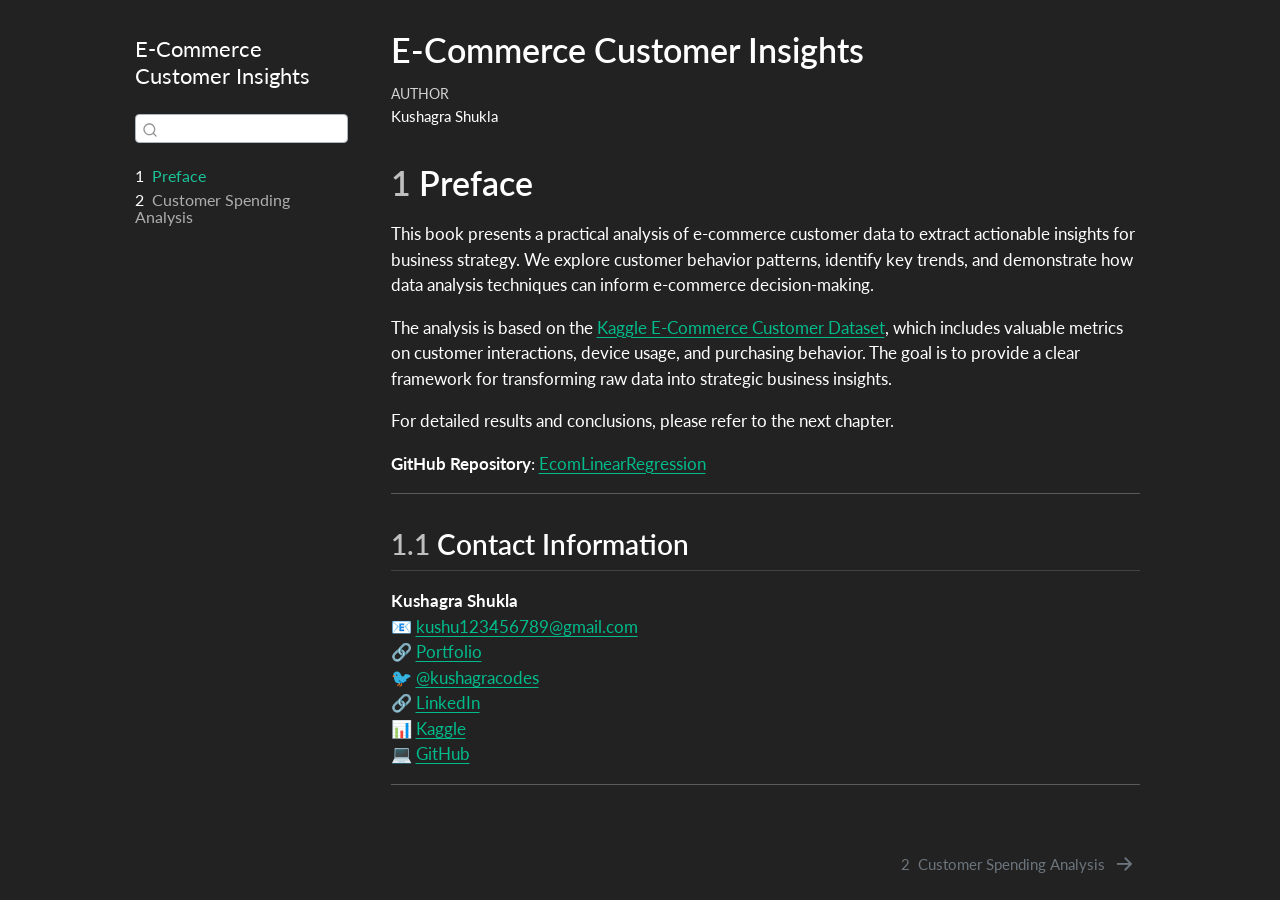
<file: _book/index.html>
<!DOCTYPE html>
<html xmlns="http://www.w3.org/1999/xhtml" lang="en" xml:lang="en"><head>

<meta charset="utf-8">
<meta name="generator" content="quarto-1.7.29">

<meta name="viewport" content="width=device-width, initial-scale=1.0, user-scalable=yes">

<meta name="author" content="Kushagra Shukla">

<title>E-Commerce Customer Insights</title>
<style>
code{white-space: pre-wrap;}
span.smallcaps{font-variant: small-caps;}
div.columns{display: flex; gap: min(4vw, 1.5em);}
div.column{flex: auto; overflow-x: auto;}
div.hanging-indent{margin-left: 1.5em; text-indent: -1.5em;}
ul.task-list{list-style: none;}
ul.task-list li input[type="checkbox"] {
  width: 0.8em;
  margin: 0 0.8em 0.2em -1em; /* quarto-specific, see https://github.com/quarto-dev/quarto-cli/issues/4556 */ 
  vertical-align: middle;
}
</style>


<script src="site_libs/quarto-nav/quarto-nav.js"></script>
<script src="site_libs/quarto-nav/headroom.min.js"></script>
<script src="site_libs/clipboard/clipboard.min.js"></script>
<script src="site_libs/quarto-search/autocomplete.umd.js"></script>
<script src="site_libs/quarto-search/fuse.min.js"></script>
<script src="site_libs/quarto-search/quarto-search.js"></script>
<meta name="quarto:offset" content="./">
<link href="./analysis.html" rel="next">
<script src="site_libs/quarto-html/quarto.js" type="module"></script>
<script src="site_libs/quarto-html/tabsets/tabsets.js" type="module"></script>
<script src="site_libs/quarto-html/popper.min.js"></script>
<script src="site_libs/quarto-html/tippy.umd.min.js"></script>
<script src="site_libs/quarto-html/anchor.min.js"></script>
<link href="site_libs/quarto-html/tippy.css" rel="stylesheet">
<link href="site_libs/quarto-html/quarto-syntax-highlighting-dark-748b535e376f14d4692bf2b2e5fd6380.css" rel="stylesheet" id="quarto-text-highlighting-styles">
<script src="site_libs/bootstrap/bootstrap.min.js"></script>
<link href="site_libs/bootstrap/bootstrap-icons.css" rel="stylesheet">
<link href="site_libs/bootstrap/bootstrap-a135efa4125e467700cae430fce95945.min.css" rel="stylesheet" append-hash="true" id="quarto-bootstrap" data-mode="dark">
<script id="quarto-search-options" type="application/json">{
  "location": "sidebar",
  "copy-button": false,
  "collapse-after": 3,
  "panel-placement": "start",
  "type": "textbox",
  "limit": 50,
  "keyboard-shortcut": [
    "f",
    "/",
    "s"
  ],
  "show-item-context": false,
  "language": {
    "search-no-results-text": "No results",
    "search-matching-documents-text": "matching documents",
    "search-copy-link-title": "Copy link to search",
    "search-hide-matches-text": "Hide additional matches",
    "search-more-match-text": "more match in this document",
    "search-more-matches-text": "more matches in this document",
    "search-clear-button-title": "Clear",
    "search-text-placeholder": "",
    "search-detached-cancel-button-title": "Cancel",
    "search-submit-button-title": "Submit",
    "search-label": "Search"
  }
}</script>


</head>

<body class="nav-sidebar floating fullcontent quarto-light">

<div id="quarto-search-results"></div>
  <header id="quarto-header" class="headroom fixed-top">
  <nav class="quarto-secondary-nav">
    <div class="container-fluid d-flex">
      <button type="button" class="quarto-btn-toggle btn" data-bs-toggle="collapse" role="button" data-bs-target=".quarto-sidebar-collapse-item" aria-controls="quarto-sidebar" aria-expanded="false" aria-label="Toggle sidebar navigation" onclick="if (window.quartoToggleHeadroom) { window.quartoToggleHeadroom(); }">
        <i class="bi bi-layout-text-sidebar-reverse"></i>
      </button>
        <nav class="quarto-page-breadcrumbs" aria-label="breadcrumb"><ol class="breadcrumb"><li class="breadcrumb-item"><a href="./index.html"><span class="chapter-number">1</span>&nbsp; <span class="chapter-title">Preface</span></a></li></ol></nav>
        <a class="flex-grow-1" role="navigation" data-bs-toggle="collapse" data-bs-target=".quarto-sidebar-collapse-item" aria-controls="quarto-sidebar" aria-expanded="false" aria-label="Toggle sidebar navigation" onclick="if (window.quartoToggleHeadroom) { window.quartoToggleHeadroom(); }">      
        </a>
      <button type="button" class="btn quarto-search-button" aria-label="Search" onclick="window.quartoOpenSearch();">
        <i class="bi bi-search"></i>
      </button>
    </div>
  </nav>
</header>
<!-- content -->
<div id="quarto-content" class="quarto-container page-columns page-rows-contents page-layout-article">
<!-- sidebar -->
  <nav id="quarto-sidebar" class="sidebar collapse collapse-horizontal quarto-sidebar-collapse-item sidebar-navigation floating overflow-auto">
    <div class="pt-lg-2 mt-2 text-left sidebar-header">
    <div class="sidebar-title mb-0 py-0">
      <a href="./">E-Commerce Customer Insights</a> 
    </div>
      </div>
        <div class="mt-2 flex-shrink-0 align-items-center">
        <div class="sidebar-search">
        <div id="quarto-search" class="" title="Search"></div>
        </div>
        </div>
    <div class="sidebar-menu-container"> 
    <ul class="list-unstyled mt-1">
        <li class="sidebar-item">
  <div class="sidebar-item-container"> 
  <a href="./index.html" class="sidebar-item-text sidebar-link active">
 <span class="menu-text"><span class="chapter-number">1</span>&nbsp; <span class="chapter-title">Preface</span></span></a>
  </div>
</li>
        <li class="sidebar-item">
  <div class="sidebar-item-container"> 
  <a href="./analysis.html" class="sidebar-item-text sidebar-link">
 <span class="menu-text"><span class="chapter-number">2</span>&nbsp; <span class="chapter-title">Customer Spending Analysis</span></span></a>
  </div>
</li>
    </ul>
    </div>
</nav>
<div id="quarto-sidebar-glass" class="quarto-sidebar-collapse-item" data-bs-toggle="collapse" data-bs-target=".quarto-sidebar-collapse-item"></div>
<!-- margin-sidebar -->
    
<!-- main -->
<main class="content" id="quarto-document-content">

<header id="title-block-header" class="quarto-title-block default">
<div class="quarto-title">
<h1 class="title">E-Commerce Customer Insights</h1>
</div>



<div class="quarto-title-meta">

    <div>
    <div class="quarto-title-meta-heading">Author</div>
    <div class="quarto-title-meta-contents">
             <p>Kushagra Shukla </p>
          </div>
  </div>
    
  
    
  </div>
  


</header>


<section id="preface" class="level1" data-number="1">
<h1 data-number="1"><span class="header-section-number">1</span> Preface</h1>
<p>This book presents a practical analysis of e-commerce customer data to extract actionable insights for business strategy. We explore customer behavior patterns, identify key trends, and demonstrate how data analysis techniques can inform e-commerce decision-making.</p>
<p>The analysis is based on the <a href="https://www.kaggle.com/datasets/iyadavvaibhav/ecommerce-customer-device-usage">Kaggle E-Commerce Customer Dataset</a>, which includes valuable metrics on customer interactions, device usage, and purchasing behavior. The goal is to provide a clear framework for transforming raw data into strategic business insights.</p>
<p>For detailed results and conclusions, please refer to the next chapter.</p>
<p><strong>GitHub Repository</strong>: <a href="https://github.com/KushagraShukla30/EcomLinearRegression">EcomLinearRegression</a></p>
<hr>
<section id="contact-information" class="level2" data-number="1.1">
<h2 data-number="1.1" class="anchored" data-anchor-id="contact-information"><span class="header-section-number">1.1</span> Contact Information</h2>
<p><strong>Kushagra Shukla</strong><br>
📧 <a href="mailto:kushu123456789@gmail.com">kushu123456789@gmail.com</a><br>
🔗 <a href="https://kushu.vercel.app">Portfolio</a><br>
🐦 <a href="https://twitter.com/kushagracodes"><span class="citation" data-cites="kushagracodes">@kushagracodes</span></a><br>
🔗 <a href="https://www.linkedin.com/in/shukla-kushagra">LinkedIn</a><br>
📊 <a href="https://www.kaggle.com/KushagraShukla">Kaggle</a><br>
💻 <a href="https://github.com/KushagraShukla30">GitHub</a></p>
<hr>


</section>
</section>

</main> <!-- /main -->
<script id="quarto-html-after-body" type="application/javascript">
  window.document.addEventListener("DOMContentLoaded", function (event) {
    const icon = "";
    const anchorJS = new window.AnchorJS();
    anchorJS.options = {
      placement: 'right',
      icon: icon
    };
    anchorJS.add('.anchored');
    const isCodeAnnotation = (el) => {
      for (const clz of el.classList) {
        if (clz.startsWith('code-annotation-')) {                     
          return true;
        }
      }
      return false;
    }
    const onCopySuccess = function(e) {
      // button target
      const button = e.trigger;
      // don't keep focus
      button.blur();
      // flash "checked"
      button.classList.add('code-copy-button-checked');
      var currentTitle = button.getAttribute("title");
      button.setAttribute("title", "Copied!");
      let tooltip;
      if (window.bootstrap) {
        button.setAttribute("data-bs-toggle", "tooltip");
        button.setAttribute("data-bs-placement", "left");
        button.setAttribute("data-bs-title", "Copied!");
        tooltip = new bootstrap.Tooltip(button, 
          { trigger: "manual", 
            customClass: "code-copy-button-tooltip",
            offset: [0, -8]});
        tooltip.show();    
      }
      setTimeout(function() {
        if (tooltip) {
          tooltip.hide();
          button.removeAttribute("data-bs-title");
          button.removeAttribute("data-bs-toggle");
          button.removeAttribute("data-bs-placement");
        }
        button.setAttribute("title", currentTitle);
        button.classList.remove('code-copy-button-checked');
      }, 1000);
      // clear code selection
      e.clearSelection();
    }
    const getTextToCopy = function(trigger) {
        const codeEl = trigger.previousElementSibling.cloneNode(true);
        for (const childEl of codeEl.children) {
          if (isCodeAnnotation(childEl)) {
            childEl.remove();
          }
        }
        return codeEl.innerText;
    }
    const clipboard = new window.ClipboardJS('.code-copy-button:not([data-in-quarto-modal])', {
      text: getTextToCopy
    });
    clipboard.on('success', onCopySuccess);
    if (window.document.getElementById('quarto-embedded-source-code-modal')) {
      const clipboardModal = new window.ClipboardJS('.code-copy-button[data-in-quarto-modal]', {
        text: getTextToCopy,
        container: window.document.getElementById('quarto-embedded-source-code-modal')
      });
      clipboardModal.on('success', onCopySuccess);
    }
      var localhostRegex = new RegExp(/^(?:http|https):\/\/localhost\:?[0-9]*\//);
      var mailtoRegex = new RegExp(/^mailto:/);
        var filterRegex = new RegExp('/' + window.location.host + '/');
      var isInternal = (href) => {
          return filterRegex.test(href) || localhostRegex.test(href) || mailtoRegex.test(href);
      }
      // Inspect non-navigation links and adorn them if external
     var links = window.document.querySelectorAll('a[href]:not(.nav-link):not(.navbar-brand):not(.toc-action):not(.sidebar-link):not(.sidebar-item-toggle):not(.pagination-link):not(.no-external):not([aria-hidden]):not(.dropdown-item):not(.quarto-navigation-tool):not(.about-link)');
      for (var i=0; i<links.length; i++) {
        const link = links[i];
        if (!isInternal(link.href)) {
          // undo the damage that might have been done by quarto-nav.js in the case of
          // links that we want to consider external
          if (link.dataset.originalHref !== undefined) {
            link.href = link.dataset.originalHref;
          }
        }
      }
    function tippyHover(el, contentFn, onTriggerFn, onUntriggerFn) {
      const config = {
        allowHTML: true,
        maxWidth: 500,
        delay: 100,
        arrow: false,
        appendTo: function(el) {
            return el.parentElement;
        },
        interactive: true,
        interactiveBorder: 10,
        theme: 'quarto',
        placement: 'bottom-start',
      };
      if (contentFn) {
        config.content = contentFn;
      }
      if (onTriggerFn) {
        config.onTrigger = onTriggerFn;
      }
      if (onUntriggerFn) {
        config.onUntrigger = onUntriggerFn;
      }
      window.tippy(el, config); 
    }
    const noterefs = window.document.querySelectorAll('a[role="doc-noteref"]');
    for (var i=0; i<noterefs.length; i++) {
      const ref = noterefs[i];
      tippyHover(ref, function() {
        // use id or data attribute instead here
        let href = ref.getAttribute('data-footnote-href') || ref.getAttribute('href');
        try { href = new URL(href).hash; } catch {}
        const id = href.replace(/^#\/?/, "");
        const note = window.document.getElementById(id);
        if (note) {
          return note.innerHTML;
        } else {
          return "";
        }
      });
    }
    const xrefs = window.document.querySelectorAll('a.quarto-xref');
    const processXRef = (id, note) => {
      // Strip column container classes
      const stripColumnClz = (el) => {
        el.classList.remove("page-full", "page-columns");
        if (el.children) {
          for (const child of el.children) {
            stripColumnClz(child);
          }
        }
      }
      stripColumnClz(note)
      if (id === null || id.startsWith('sec-')) {
        // Special case sections, only their first couple elements
        const container = document.createElement("div");
        if (note.children && note.children.length > 2) {
          container.appendChild(note.children[0].cloneNode(true));
          for (let i = 1; i < note.children.length; i++) {
            const child = note.children[i];
            if (child.tagName === "P" && child.innerText === "") {
              continue;
            } else {
              container.appendChild(child.cloneNode(true));
              break;
            }
          }
          if (window.Quarto?.typesetMath) {
            window.Quarto.typesetMath(container);
          }
          return container.innerHTML
        } else {
          if (window.Quarto?.typesetMath) {
            window.Quarto.typesetMath(note);
          }
          return note.innerHTML;
        }
      } else {
        // Remove any anchor links if they are present
        const anchorLink = note.querySelector('a.anchorjs-link');
        if (anchorLink) {
          anchorLink.remove();
        }
        if (window.Quarto?.typesetMath) {
          window.Quarto.typesetMath(note);
        }
        if (note.classList.contains("callout")) {
          return note.outerHTML;
        } else {
          return note.innerHTML;
        }
      }
    }
    for (var i=0; i<xrefs.length; i++) {
      const xref = xrefs[i];
      tippyHover(xref, undefined, function(instance) {
        instance.disable();
        let url = xref.getAttribute('href');
        let hash = undefined; 
        if (url.startsWith('#')) {
          hash = url;
        } else {
          try { hash = new URL(url).hash; } catch {}
        }
        if (hash) {
          const id = hash.replace(/^#\/?/, "");
          const note = window.document.getElementById(id);
          if (note !== null) {
            try {
              const html = processXRef(id, note.cloneNode(true));
              instance.setContent(html);
            } finally {
              instance.enable();
              instance.show();
            }
          } else {
            // See if we can fetch this
            fetch(url.split('#')[0])
            .then(res => res.text())
            .then(html => {
              const parser = new DOMParser();
              const htmlDoc = parser.parseFromString(html, "text/html");
              const note = htmlDoc.getElementById(id);
              if (note !== null) {
                const html = processXRef(id, note);
                instance.setContent(html);
              } 
            }).finally(() => {
              instance.enable();
              instance.show();
            });
          }
        } else {
          // See if we can fetch a full url (with no hash to target)
          // This is a special case and we should probably do some content thinning / targeting
          fetch(url)
          .then(res => res.text())
          .then(html => {
            const parser = new DOMParser();
            const htmlDoc = parser.parseFromString(html, "text/html");
            const note = htmlDoc.querySelector('main.content');
            if (note !== null) {
              // This should only happen for chapter cross references
              // (since there is no id in the URL)
              // remove the first header
              if (note.children.length > 0 && note.children[0].tagName === "HEADER") {
                note.children[0].remove();
              }
              const html = processXRef(null, note);
              instance.setContent(html);
            } 
          }).finally(() => {
            instance.enable();
            instance.show();
          });
        }
      }, function(instance) {
      });
    }
        let selectedAnnoteEl;
        const selectorForAnnotation = ( cell, annotation) => {
          let cellAttr = 'data-code-cell="' + cell + '"';
          let lineAttr = 'data-code-annotation="' +  annotation + '"';
          const selector = 'span[' + cellAttr + '][' + lineAttr + ']';
          return selector;
        }
        const selectCodeLines = (annoteEl) => {
          const doc = window.document;
          const targetCell = annoteEl.getAttribute("data-target-cell");
          const targetAnnotation = annoteEl.getAttribute("data-target-annotation");
          const annoteSpan = window.document.querySelector(selectorForAnnotation(targetCell, targetAnnotation));
          const lines = annoteSpan.getAttribute("data-code-lines").split(",");
          const lineIds = lines.map((line) => {
            return targetCell + "-" + line;
          })
          let top = null;
          let height = null;
          let parent = null;
          if (lineIds.length > 0) {
              //compute the position of the single el (top and bottom and make a div)
              const el = window.document.getElementById(lineIds[0]);
              top = el.offsetTop;
              height = el.offsetHeight;
              parent = el.parentElement.parentElement;
            if (lineIds.length > 1) {
              const lastEl = window.document.getElementById(lineIds[lineIds.length - 1]);
              const bottom = lastEl.offsetTop + lastEl.offsetHeight;
              height = bottom - top;
            }
            if (top !== null && height !== null && parent !== null) {
              // cook up a div (if necessary) and position it 
              let div = window.document.getElementById("code-annotation-line-highlight");
              if (div === null) {
                div = window.document.createElement("div");
                div.setAttribute("id", "code-annotation-line-highlight");
                div.style.position = 'absolute';
                parent.appendChild(div);
              }
              div.style.top = top - 2 + "px";
              div.style.height = height + 4 + "px";
              div.style.left = 0;
              let gutterDiv = window.document.getElementById("code-annotation-line-highlight-gutter");
              if (gutterDiv === null) {
                gutterDiv = window.document.createElement("div");
                gutterDiv.setAttribute("id", "code-annotation-line-highlight-gutter");
                gutterDiv.style.position = 'absolute';
                const codeCell = window.document.getElementById(targetCell);
                const gutter = codeCell.querySelector('.code-annotation-gutter');
                gutter.appendChild(gutterDiv);
              }
              gutterDiv.style.top = top - 2 + "px";
              gutterDiv.style.height = height + 4 + "px";
            }
            selectedAnnoteEl = annoteEl;
          }
        };
        const unselectCodeLines = () => {
          const elementsIds = ["code-annotation-line-highlight", "code-annotation-line-highlight-gutter"];
          elementsIds.forEach((elId) => {
            const div = window.document.getElementById(elId);
            if (div) {
              div.remove();
            }
          });
          selectedAnnoteEl = undefined;
        };
          // Handle positioning of the toggle
      window.addEventListener(
        "resize",
        throttle(() => {
          elRect = undefined;
          if (selectedAnnoteEl) {
            selectCodeLines(selectedAnnoteEl);
          }
        }, 10)
      );
      function throttle(fn, ms) {
      let throttle = false;
      let timer;
        return (...args) => {
          if(!throttle) { // first call gets through
              fn.apply(this, args);
              throttle = true;
          } else { // all the others get throttled
              if(timer) clearTimeout(timer); // cancel #2
              timer = setTimeout(() => {
                fn.apply(this, args);
                timer = throttle = false;
              }, ms);
          }
        };
      }
        // Attach click handler to the DT
        const annoteDls = window.document.querySelectorAll('dt[data-target-cell]');
        for (const annoteDlNode of annoteDls) {
          annoteDlNode.addEventListener('click', (event) => {
            const clickedEl = event.target;
            if (clickedEl !== selectedAnnoteEl) {
              unselectCodeLines();
              const activeEl = window.document.querySelector('dt[data-target-cell].code-annotation-active');
              if (activeEl) {
                activeEl.classList.remove('code-annotation-active');
              }
              selectCodeLines(clickedEl);
              clickedEl.classList.add('code-annotation-active');
            } else {
              // Unselect the line
              unselectCodeLines();
              clickedEl.classList.remove('code-annotation-active');
            }
          });
        }
    const findCites = (el) => {
      const parentEl = el.parentElement;
      if (parentEl) {
        const cites = parentEl.dataset.cites;
        if (cites) {
          return {
            el,
            cites: cites.split(' ')
          };
        } else {
          return findCites(el.parentElement)
        }
      } else {
        return undefined;
      }
    };
    var bibliorefs = window.document.querySelectorAll('a[role="doc-biblioref"]');
    for (var i=0; i<bibliorefs.length; i++) {
      const ref = bibliorefs[i];
      const citeInfo = findCites(ref);
      if (citeInfo) {
        tippyHover(citeInfo.el, function() {
          var popup = window.document.createElement('div');
          citeInfo.cites.forEach(function(cite) {
            var citeDiv = window.document.createElement('div');
            citeDiv.classList.add('hanging-indent');
            citeDiv.classList.add('csl-entry');
            var biblioDiv = window.document.getElementById('ref-' + cite);
            if (biblioDiv) {
              citeDiv.innerHTML = biblioDiv.innerHTML;
            }
            popup.appendChild(citeDiv);
          });
          return popup.innerHTML;
        });
      }
    }
  });
  </script>
<nav class="page-navigation">
  <div class="nav-page nav-page-previous">
  </div>
  <div class="nav-page nav-page-next">
      <a href="./analysis.html" class="pagination-link" aria-label="Customer Spending Analysis">
        <span class="nav-page-text"><span class="chapter-number">2</span>&nbsp; <span class="chapter-title">Customer Spending Analysis</span></span> <i class="bi bi-arrow-right-short"></i>
      </a>
  </div>
</nav>
</div> <!-- /content -->




</body></html>
</file>
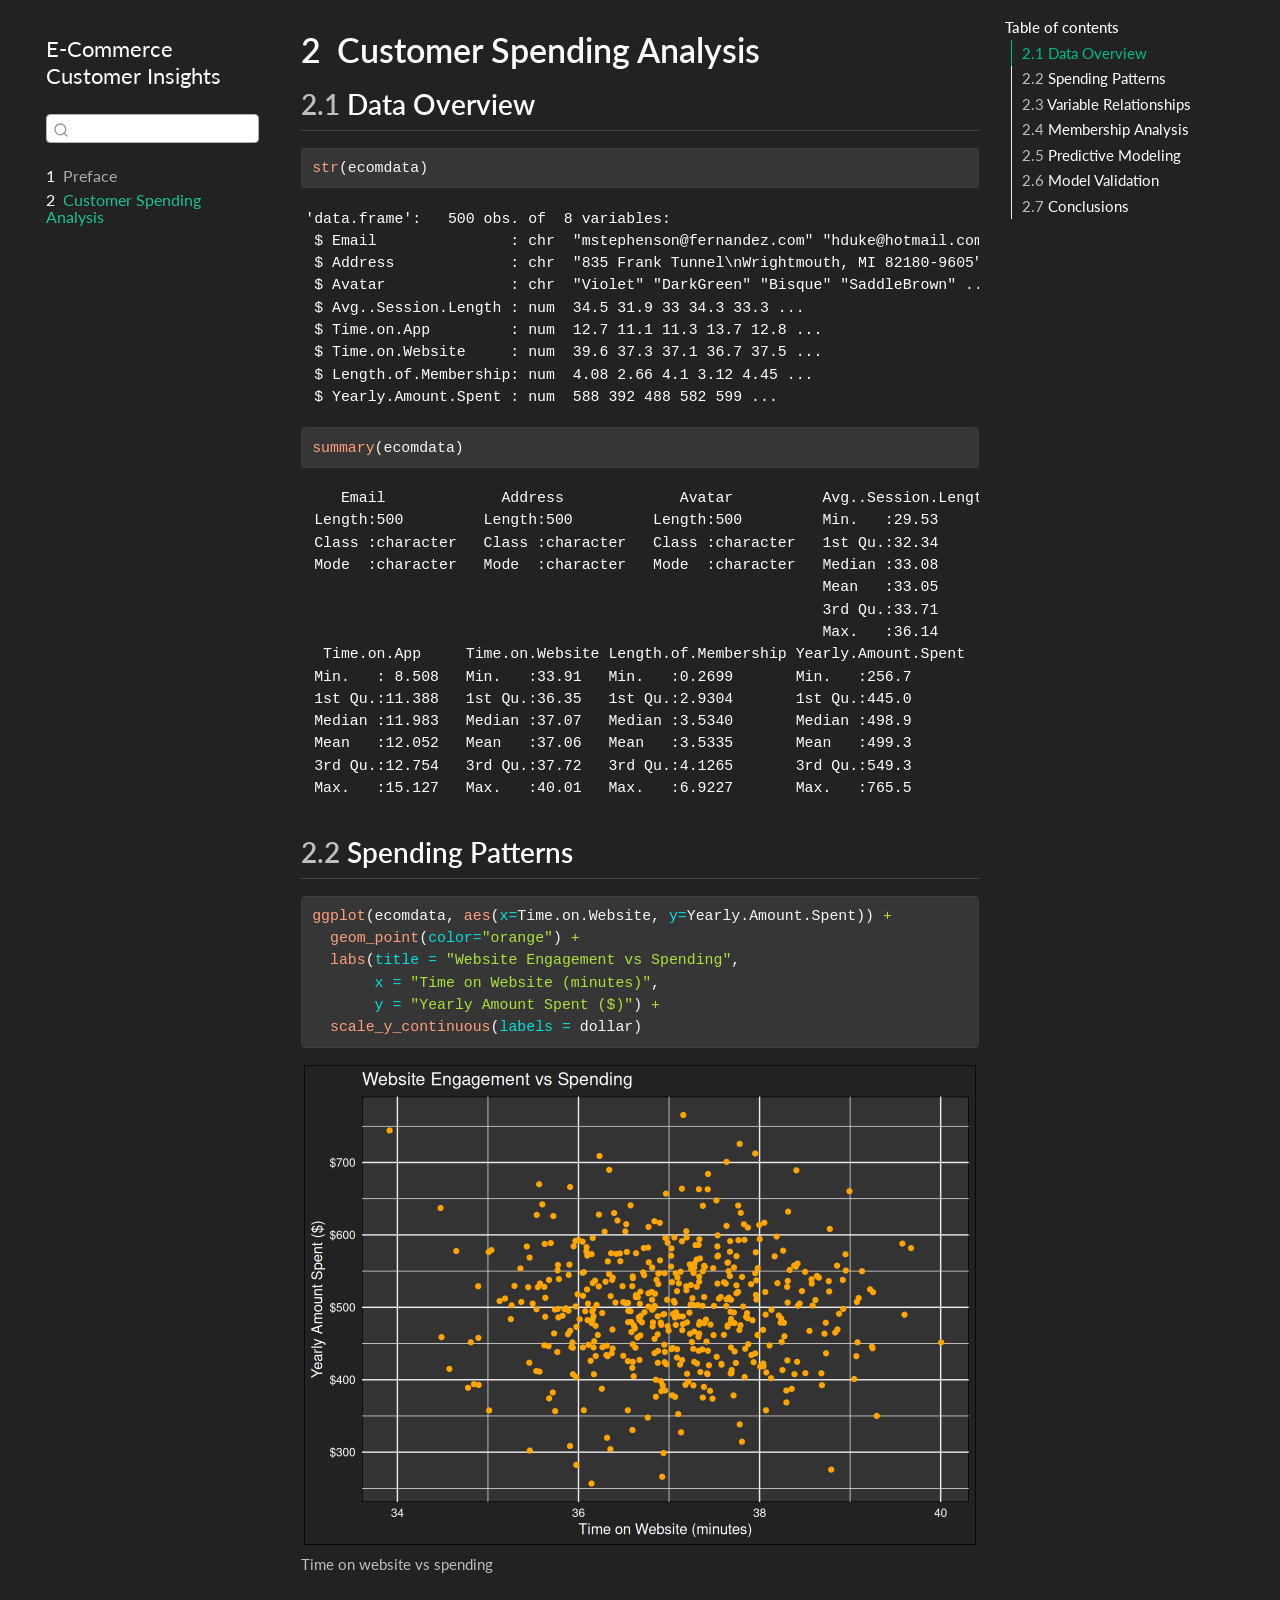
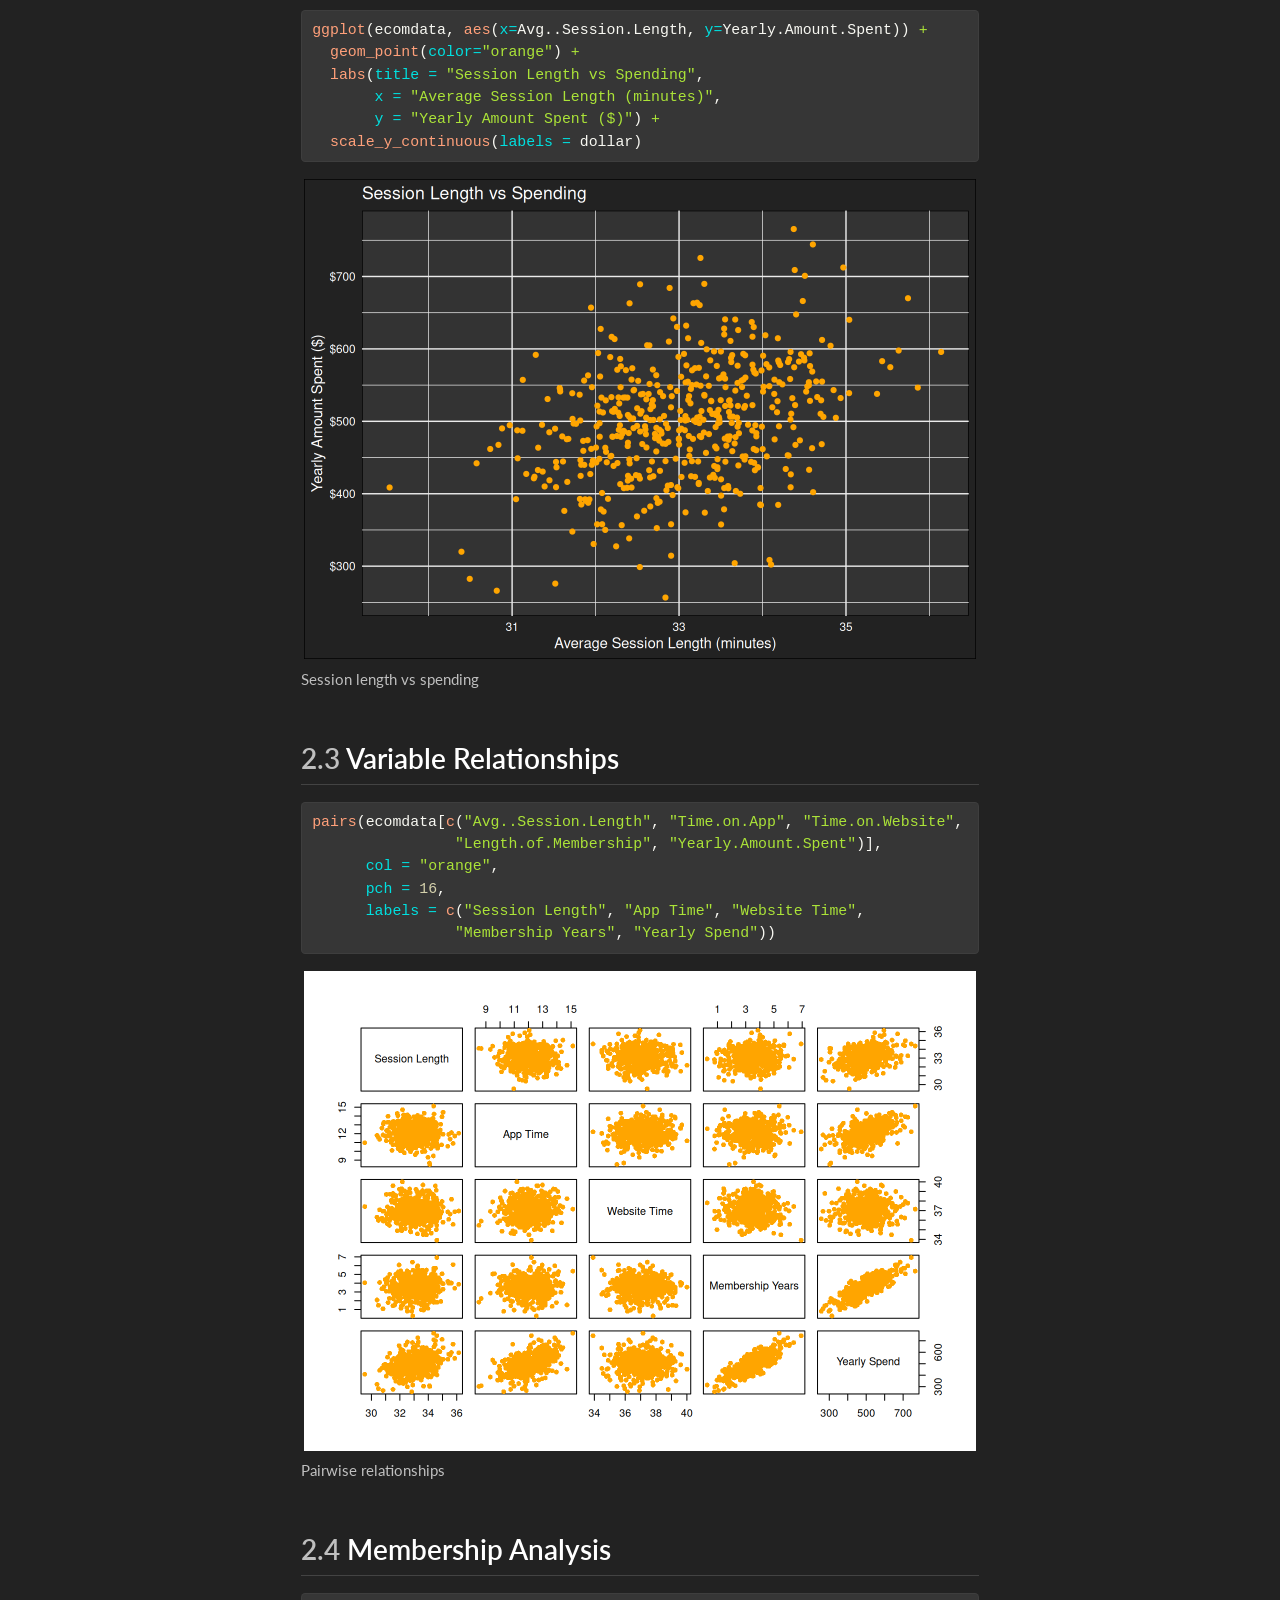
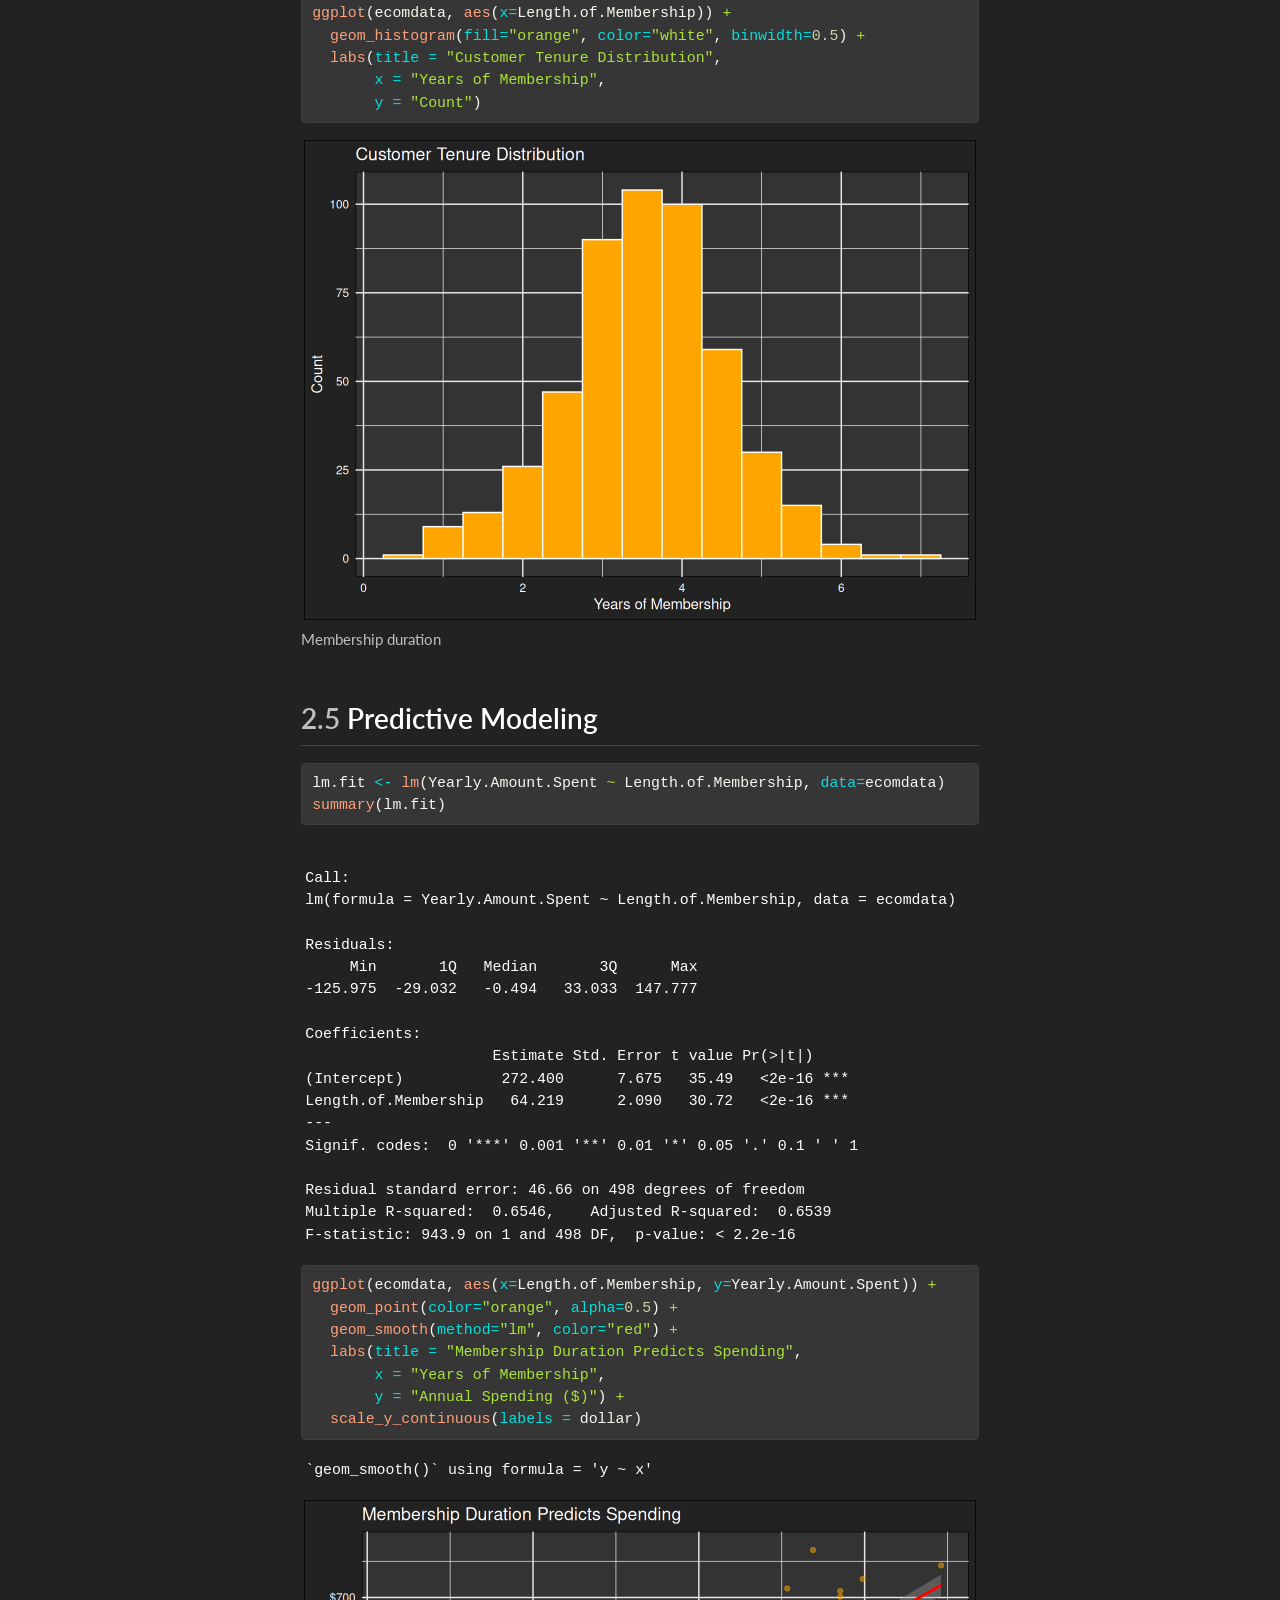
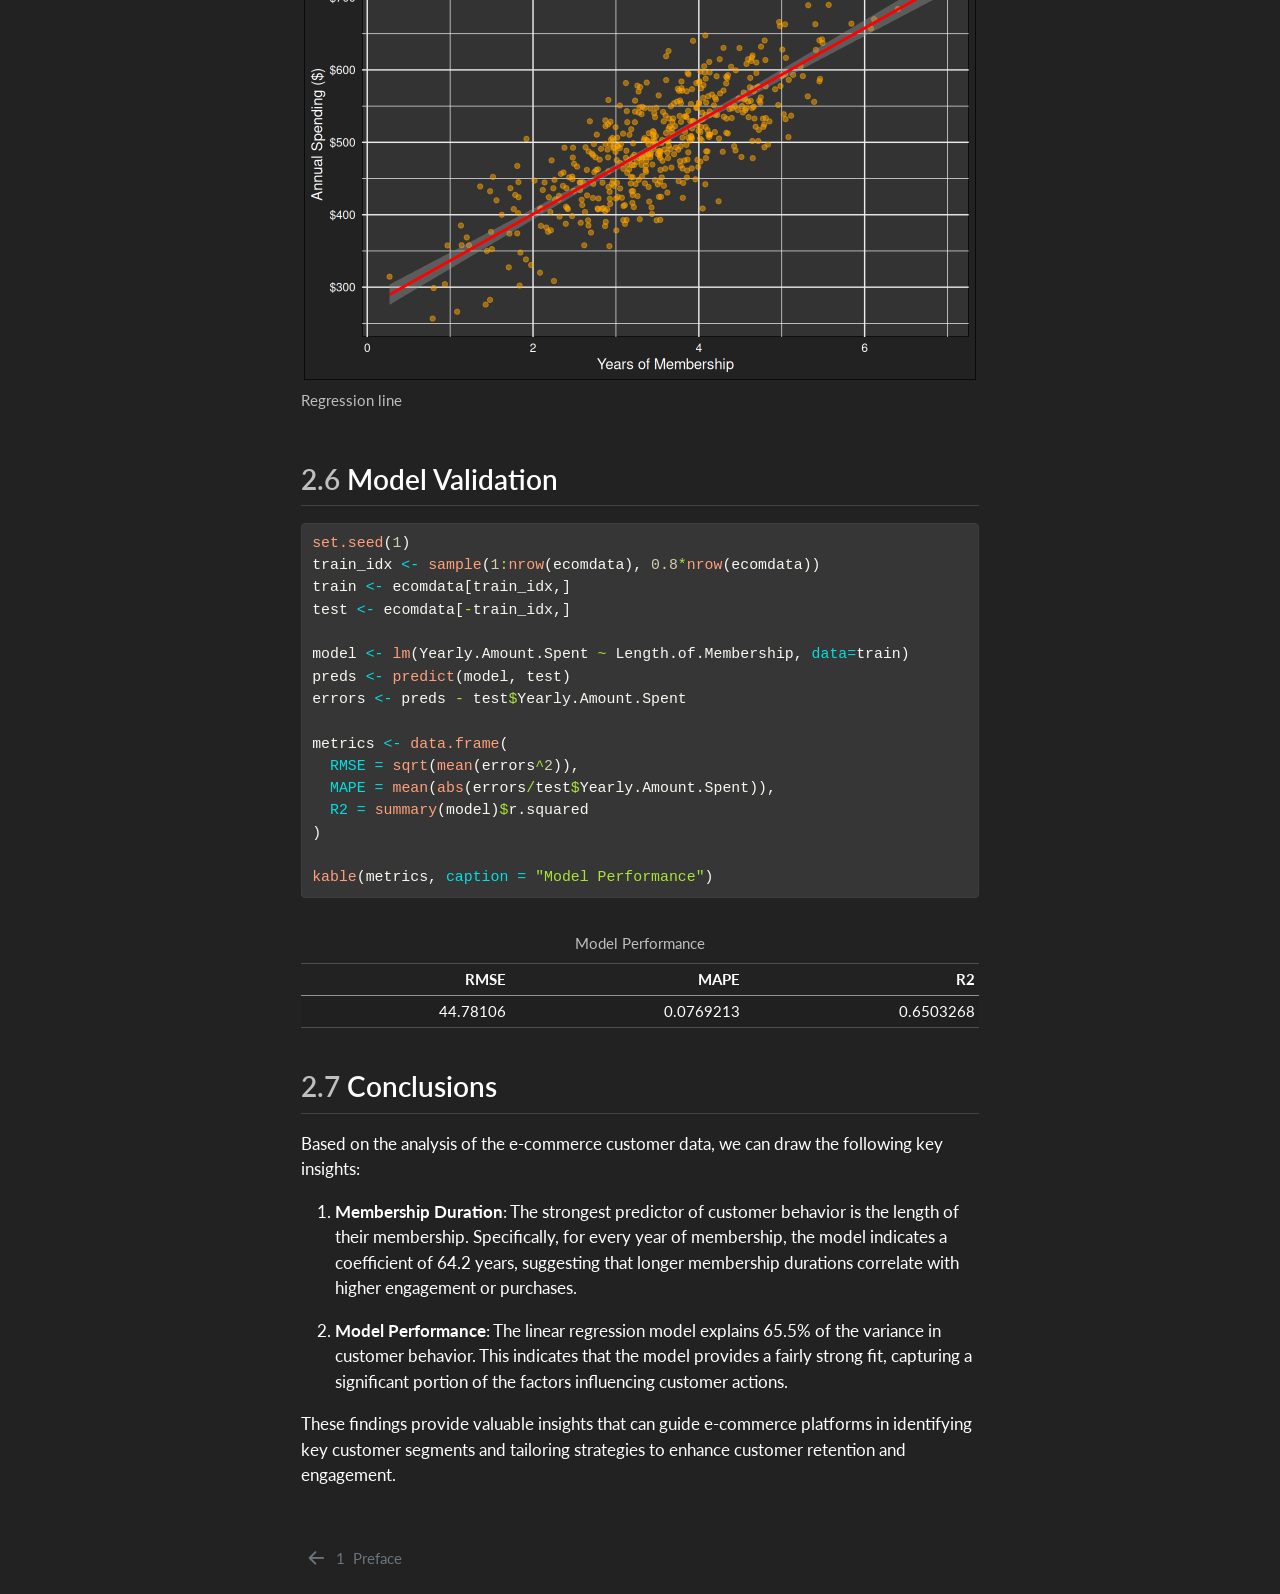
<file: _book/analysis.html>
<!DOCTYPE html>
<html xmlns="http://www.w3.org/1999/xhtml" lang="en" xml:lang="en"><head>

<meta charset="utf-8">
<meta name="generator" content="quarto-1.7.29">

<meta name="viewport" content="width=device-width, initial-scale=1.0, user-scalable=yes">


<title>2&nbsp; Customer Spending Analysis – E-Commerce Customer Insights</title>
<style>
code{white-space: pre-wrap;}
span.smallcaps{font-variant: small-caps;}
div.columns{display: flex; gap: min(4vw, 1.5em);}
div.column{flex: auto; overflow-x: auto;}
div.hanging-indent{margin-left: 1.5em; text-indent: -1.5em;}
ul.task-list{list-style: none;}
ul.task-list li input[type="checkbox"] {
  width: 0.8em;
  margin: 0 0.8em 0.2em -1em; /* quarto-specific, see https://github.com/quarto-dev/quarto-cli/issues/4556 */ 
  vertical-align: middle;
}
/* CSS for syntax highlighting */
html { -webkit-text-size-adjust: 100%; }
pre > code.sourceCode { white-space: pre; position: relative; }
pre > code.sourceCode > span { display: inline-block; line-height: 1.25; }
pre > code.sourceCode > span:empty { height: 1.2em; }
.sourceCode { overflow: visible; }
code.sourceCode > span { color: inherit; text-decoration: inherit; }
div.sourceCode { margin: 1em 0; }
pre.sourceCode { margin: 0; }
@media screen {
div.sourceCode { overflow: auto; }
}
@media print {
pre > code.sourceCode { white-space: pre-wrap; }
pre > code.sourceCode > span { text-indent: -5em; padding-left: 5em; }
}
pre.numberSource code
  { counter-reset: source-line 0; }
pre.numberSource code > span
  { position: relative; left: -4em; counter-increment: source-line; }
pre.numberSource code > span > a:first-child::before
  { content: counter(source-line);
    position: relative; left: -1em; text-align: right; vertical-align: baseline;
    border: none; display: inline-block;
    -webkit-touch-callout: none; -webkit-user-select: none;
    -khtml-user-select: none; -moz-user-select: none;
    -ms-user-select: none; user-select: none;
    padding: 0 4px; width: 4em;
  }
pre.numberSource { margin-left: 3em;  padding-left: 4px; }
div.sourceCode
  {   }
@media screen {
pre > code.sourceCode > span > a:first-child::before { text-decoration: underline; }
}
</style>


<script src="site_libs/quarto-nav/quarto-nav.js"></script>
<script src="site_libs/quarto-nav/headroom.min.js"></script>
<script src="site_libs/clipboard/clipboard.min.js"></script>
<script src="site_libs/quarto-search/autocomplete.umd.js"></script>
<script src="site_libs/quarto-search/fuse.min.js"></script>
<script src="site_libs/quarto-search/quarto-search.js"></script>
<meta name="quarto:offset" content="./">
<link href="./index.html" rel="prev">
<script src="site_libs/quarto-html/quarto.js" type="module"></script>
<script src="site_libs/quarto-html/tabsets/tabsets.js" type="module"></script>
<script src="site_libs/quarto-html/popper.min.js"></script>
<script src="site_libs/quarto-html/tippy.umd.min.js"></script>
<script src="site_libs/quarto-html/anchor.min.js"></script>
<link href="site_libs/quarto-html/tippy.css" rel="stylesheet">
<link href="site_libs/quarto-html/quarto-syntax-highlighting-dark-748b535e376f14d4692bf2b2e5fd6380.css" rel="stylesheet" id="quarto-text-highlighting-styles">
<script src="site_libs/bootstrap/bootstrap.min.js"></script>
<link href="site_libs/bootstrap/bootstrap-icons.css" rel="stylesheet">
<link href="site_libs/bootstrap/bootstrap-a135efa4125e467700cae430fce95945.min.css" rel="stylesheet" append-hash="true" id="quarto-bootstrap" data-mode="dark">
<script id="quarto-search-options" type="application/json">{
  "location": "sidebar",
  "copy-button": false,
  "collapse-after": 3,
  "panel-placement": "start",
  "type": "textbox",
  "limit": 50,
  "keyboard-shortcut": [
    "f",
    "/",
    "s"
  ],
  "show-item-context": false,
  "language": {
    "search-no-results-text": "No results",
    "search-matching-documents-text": "matching documents",
    "search-copy-link-title": "Copy link to search",
    "search-hide-matches-text": "Hide additional matches",
    "search-more-match-text": "more match in this document",
    "search-more-matches-text": "more matches in this document",
    "search-clear-button-title": "Clear",
    "search-text-placeholder": "",
    "search-detached-cancel-button-title": "Cancel",
    "search-submit-button-title": "Submit",
    "search-label": "Search"
  }
}</script>


</head>

<body class="nav-sidebar floating quarto-light">

<div id="quarto-search-results"></div>
  <header id="quarto-header" class="headroom fixed-top">
  <nav class="quarto-secondary-nav">
    <div class="container-fluid d-flex">
      <button type="button" class="quarto-btn-toggle btn" data-bs-toggle="collapse" role="button" data-bs-target=".quarto-sidebar-collapse-item" aria-controls="quarto-sidebar" aria-expanded="false" aria-label="Toggle sidebar navigation" onclick="if (window.quartoToggleHeadroom) { window.quartoToggleHeadroom(); }">
        <i class="bi bi-layout-text-sidebar-reverse"></i>
      </button>
        <nav class="quarto-page-breadcrumbs" aria-label="breadcrumb"><ol class="breadcrumb"><li class="breadcrumb-item"><a href="./analysis.html"><span class="chapter-number">2</span>&nbsp; <span class="chapter-title">Customer Spending Analysis</span></a></li></ol></nav>
        <a class="flex-grow-1" role="navigation" data-bs-toggle="collapse" data-bs-target=".quarto-sidebar-collapse-item" aria-controls="quarto-sidebar" aria-expanded="false" aria-label="Toggle sidebar navigation" onclick="if (window.quartoToggleHeadroom) { window.quartoToggleHeadroom(); }">      
        </a>
      <button type="button" class="btn quarto-search-button" aria-label="Search" onclick="window.quartoOpenSearch();">
        <i class="bi bi-search"></i>
      </button>
    </div>
  </nav>
</header>
<!-- content -->
<div id="quarto-content" class="quarto-container page-columns page-rows-contents page-layout-article">
<!-- sidebar -->
  <nav id="quarto-sidebar" class="sidebar collapse collapse-horizontal quarto-sidebar-collapse-item sidebar-navigation floating overflow-auto">
    <div class="pt-lg-2 mt-2 text-left sidebar-header">
    <div class="sidebar-title mb-0 py-0">
      <a href="./">E-Commerce Customer Insights</a> 
    </div>
      </div>
        <div class="mt-2 flex-shrink-0 align-items-center">
        <div class="sidebar-search">
        <div id="quarto-search" class="" title="Search"></div>
        </div>
        </div>
    <div class="sidebar-menu-container"> 
    <ul class="list-unstyled mt-1">
        <li class="sidebar-item">
  <div class="sidebar-item-container"> 
  <a href="./index.html" class="sidebar-item-text sidebar-link">
 <span class="menu-text"><span class="chapter-number">1</span>&nbsp; <span class="chapter-title">Preface</span></span></a>
  </div>
</li>
        <li class="sidebar-item">
  <div class="sidebar-item-container"> 
  <a href="./analysis.html" class="sidebar-item-text sidebar-link active">
 <span class="menu-text"><span class="chapter-number">2</span>&nbsp; <span class="chapter-title">Customer Spending Analysis</span></span></a>
  </div>
</li>
    </ul>
    </div>
</nav>
<div id="quarto-sidebar-glass" class="quarto-sidebar-collapse-item" data-bs-toggle="collapse" data-bs-target=".quarto-sidebar-collapse-item"></div>
<!-- margin-sidebar -->
    <div id="quarto-margin-sidebar" class="sidebar margin-sidebar">
        <nav id="TOC" role="doc-toc" class="toc-active">
    <h2 id="toc-title">Table of contents</h2>
   
  <ul>
  <li><a href="#data-overview" id="toc-data-overview" class="nav-link active" data-scroll-target="#data-overview"><span class="header-section-number">2.1</span> Data Overview</a></li>
  <li><a href="#spending-patterns" id="toc-spending-patterns" class="nav-link" data-scroll-target="#spending-patterns"><span class="header-section-number">2.2</span> Spending Patterns</a></li>
  <li><a href="#variable-relationships" id="toc-variable-relationships" class="nav-link" data-scroll-target="#variable-relationships"><span class="header-section-number">2.3</span> Variable Relationships</a></li>
  <li><a href="#membership-analysis" id="toc-membership-analysis" class="nav-link" data-scroll-target="#membership-analysis"><span class="header-section-number">2.4</span> Membership Analysis</a></li>
  <li><a href="#predictive-modeling" id="toc-predictive-modeling" class="nav-link" data-scroll-target="#predictive-modeling"><span class="header-section-number">2.5</span> Predictive Modeling</a></li>
  <li><a href="#model-validation" id="toc-model-validation" class="nav-link" data-scroll-target="#model-validation"><span class="header-section-number">2.6</span> Model Validation</a></li>
  <li><a href="#conclusions" id="toc-conclusions" class="nav-link" data-scroll-target="#conclusions"><span class="header-section-number">2.7</span> Conclusions</a></li>
  </ul>
</nav>
    </div>
<!-- main -->
<main class="content" id="quarto-document-content">

<header id="title-block-header" class="quarto-title-block default">
<div class="quarto-title">
<h1 class="title"><span class="chapter-number">2</span>&nbsp; <span class="chapter-title">Customer Spending Analysis</span></h1>
</div>



<div class="quarto-title-meta">

    
  
    
  </div>
  


</header>


<section id="data-overview" class="level2" data-number="2.1">
<h2 data-number="2.1" class="anchored" data-anchor-id="data-overview"><span class="header-section-number">2.1</span> Data Overview</h2>
<div class="cell">
<div class="sourceCode cell-code" id="cb1"><pre class="sourceCode r code-with-copy"><code class="sourceCode r"><span id="cb1-1"><a href="#cb1-1" aria-hidden="true" tabindex="-1"></a><span class="fu">str</span>(ecomdata)</span></code><button title="Copy to Clipboard" class="code-copy-button"><i class="bi"></i></button></pre></div>
<div class="cell-output cell-output-stdout">
<pre><code>'data.frame':   500 obs. of  8 variables:
 $ Email               : chr  "mstephenson@fernandez.com" "hduke@hotmail.com" "pallen@yahoo.com" "riverarebecca@gmail.com" ...
 $ Address             : chr  "835 Frank Tunnel\nWrightmouth, MI 82180-9605" "4547 Archer Common\nDiazchester, CA 06566-8576" "24645 Valerie Unions Suite 582\nCobbborough, DC 99414-7564" "1414 David Throughway\nPort Jason, OH 22070-1220" ...
 $ Avatar              : chr  "Violet" "DarkGreen" "Bisque" "SaddleBrown" ...
 $ Avg..Session.Length : num  34.5 31.9 33 34.3 33.3 ...
 $ Time.on.App         : num  12.7 11.1 11.3 13.7 12.8 ...
 $ Time.on.Website     : num  39.6 37.3 37.1 36.7 37.5 ...
 $ Length.of.Membership: num  4.08 2.66 4.1 3.12 4.45 ...
 $ Yearly.Amount.Spent : num  588 392 488 582 599 ...</code></pre>
</div>
<div class="sourceCode cell-code" id="cb3"><pre class="sourceCode r code-with-copy"><code class="sourceCode r"><span id="cb3-1"><a href="#cb3-1" aria-hidden="true" tabindex="-1"></a><span class="fu">summary</span>(ecomdata)</span></code><button title="Copy to Clipboard" class="code-copy-button"><i class="bi"></i></button></pre></div>
<div class="cell-output cell-output-stdout">
<pre><code>    Email             Address             Avatar          Avg..Session.Length
 Length:500         Length:500         Length:500         Min.   :29.53      
 Class :character   Class :character   Class :character   1st Qu.:32.34      
 Mode  :character   Mode  :character   Mode  :character   Median :33.08      
                                                          Mean   :33.05      
                                                          3rd Qu.:33.71      
                                                          Max.   :36.14      
  Time.on.App     Time.on.Website Length.of.Membership Yearly.Amount.Spent
 Min.   : 8.508   Min.   :33.91   Min.   :0.2699       Min.   :256.7      
 1st Qu.:11.388   1st Qu.:36.35   1st Qu.:2.9304       1st Qu.:445.0      
 Median :11.983   Median :37.07   Median :3.5340       Median :498.9      
 Mean   :12.052   Mean   :37.06   Mean   :3.5335       Mean   :499.3      
 3rd Qu.:12.754   3rd Qu.:37.72   3rd Qu.:4.1265       3rd Qu.:549.3      
 Max.   :15.127   Max.   :40.01   Max.   :6.9227       Max.   :765.5      </code></pre>
</div>
</div>
</section>
<section id="spending-patterns" class="level2" data-number="2.2">
<h2 data-number="2.2" class="anchored" data-anchor-id="spending-patterns"><span class="header-section-number">2.2</span> Spending Patterns</h2>
<div class="cell">
<div class="sourceCode cell-code" id="cb5"><pre class="sourceCode r code-with-copy"><code class="sourceCode r"><span id="cb5-1"><a href="#cb5-1" aria-hidden="true" tabindex="-1"></a><span class="fu">ggplot</span>(ecomdata, <span class="fu">aes</span>(<span class="at">x=</span>Time.on.Website, <span class="at">y=</span>Yearly.Amount.Spent)) <span class="sc">+</span> </span>
<span id="cb5-2"><a href="#cb5-2" aria-hidden="true" tabindex="-1"></a>  <span class="fu">geom_point</span>(<span class="at">color=</span><span class="st">"orange"</span>) <span class="sc">+</span> </span>
<span id="cb5-3"><a href="#cb5-3" aria-hidden="true" tabindex="-1"></a>  <span class="fu">labs</span>(<span class="at">title =</span> <span class="st">"Website Engagement vs Spending"</span>,</span>
<span id="cb5-4"><a href="#cb5-4" aria-hidden="true" tabindex="-1"></a>       <span class="at">x =</span> <span class="st">"Time on Website (minutes)"</span>,</span>
<span id="cb5-5"><a href="#cb5-5" aria-hidden="true" tabindex="-1"></a>       <span class="at">y =</span> <span class="st">"Yearly Amount Spent ($)"</span>) <span class="sc">+</span></span>
<span id="cb5-6"><a href="#cb5-6" aria-hidden="true" tabindex="-1"></a>  <span class="fu">scale_y_continuous</span>(<span class="at">labels =</span> dollar)</span></code><button title="Copy to Clipboard" class="code-copy-button"><i class="bi"></i></button></pre></div>
<div class="cell-output-display">
<div class="quarto-figure quarto-figure-center">
<figure class="figure">
<p><img src="analysis_files/figure-html/website-spending-1.png" class="img-fluid figure-img" width="672"></p>
<figcaption>Time on website vs spending</figcaption>
</figure>
</div>
</div>
</div>
<div class="cell">
<div class="sourceCode cell-code" id="cb6"><pre class="sourceCode r code-with-copy"><code class="sourceCode r"><span id="cb6-1"><a href="#cb6-1" aria-hidden="true" tabindex="-1"></a><span class="fu">ggplot</span>(ecomdata, <span class="fu">aes</span>(<span class="at">x=</span>Avg..Session.Length, <span class="at">y=</span>Yearly.Amount.Spent)) <span class="sc">+</span> </span>
<span id="cb6-2"><a href="#cb6-2" aria-hidden="true" tabindex="-1"></a>  <span class="fu">geom_point</span>(<span class="at">color=</span><span class="st">"orange"</span>) <span class="sc">+</span></span>
<span id="cb6-3"><a href="#cb6-3" aria-hidden="true" tabindex="-1"></a>  <span class="fu">labs</span>(<span class="at">title =</span> <span class="st">"Session Length vs Spending"</span>,</span>
<span id="cb6-4"><a href="#cb6-4" aria-hidden="true" tabindex="-1"></a>       <span class="at">x =</span> <span class="st">"Average Session Length (minutes)"</span>,</span>
<span id="cb6-5"><a href="#cb6-5" aria-hidden="true" tabindex="-1"></a>       <span class="at">y =</span> <span class="st">"Yearly Amount Spent ($)"</span>) <span class="sc">+</span></span>
<span id="cb6-6"><a href="#cb6-6" aria-hidden="true" tabindex="-1"></a>  <span class="fu">scale_y_continuous</span>(<span class="at">labels =</span> dollar)</span></code><button title="Copy to Clipboard" class="code-copy-button"><i class="bi"></i></button></pre></div>
<div class="cell-output-display">
<div class="quarto-figure quarto-figure-center">
<figure class="figure">
<p><img src="analysis_files/figure-html/session-spending-1.png" class="img-fluid figure-img" width="672"></p>
<figcaption>Session length vs spending</figcaption>
</figure>
</div>
</div>
</div>
</section>
<section id="variable-relationships" class="level2" data-number="2.3">
<h2 data-number="2.3" class="anchored" data-anchor-id="variable-relationships"><span class="header-section-number">2.3</span> Variable Relationships</h2>
<div class="cell">
<div class="sourceCode cell-code" id="cb7"><pre class="sourceCode r code-with-copy"><code class="sourceCode r"><span id="cb7-1"><a href="#cb7-1" aria-hidden="true" tabindex="-1"></a><span class="fu">pairs</span>(ecomdata[<span class="fu">c</span>(<span class="st">"Avg..Session.Length"</span>, <span class="st">"Time.on.App"</span>, <span class="st">"Time.on.Website"</span>,</span>
<span id="cb7-2"><a href="#cb7-2" aria-hidden="true" tabindex="-1"></a>                <span class="st">"Length.of.Membership"</span>, <span class="st">"Yearly.Amount.Spent"</span>)],</span>
<span id="cb7-3"><a href="#cb7-3" aria-hidden="true" tabindex="-1"></a>      <span class="at">col =</span> <span class="st">"orange"</span>,</span>
<span id="cb7-4"><a href="#cb7-4" aria-hidden="true" tabindex="-1"></a>      <span class="at">pch =</span> <span class="dv">16</span>,</span>
<span id="cb7-5"><a href="#cb7-5" aria-hidden="true" tabindex="-1"></a>      <span class="at">labels =</span> <span class="fu">c</span>(<span class="st">"Session Length"</span>, <span class="st">"App Time"</span>, <span class="st">"Website Time"</span>,</span>
<span id="cb7-6"><a href="#cb7-6" aria-hidden="true" tabindex="-1"></a>                <span class="st">"Membership Years"</span>, <span class="st">"Yearly Spend"</span>))</span></code><button title="Copy to Clipboard" class="code-copy-button"><i class="bi"></i></button></pre></div>
<div class="cell-output-display">
<div class="quarto-figure quarto-figure-center">
<figure class="figure">
<p><img src="analysis_files/figure-html/pairs-plot-1.png" class="img-fluid figure-img" width="672"></p>
<figcaption>Pairwise relationships</figcaption>
</figure>
</div>
</div>
</div>
</section>
<section id="membership-analysis" class="level2" data-number="2.4">
<h2 data-number="2.4" class="anchored" data-anchor-id="membership-analysis"><span class="header-section-number">2.4</span> Membership Analysis</h2>
<div class="cell">
<div class="sourceCode cell-code" id="cb8"><pre class="sourceCode r code-with-copy"><code class="sourceCode r"><span id="cb8-1"><a href="#cb8-1" aria-hidden="true" tabindex="-1"></a><span class="fu">ggplot</span>(ecomdata, <span class="fu">aes</span>(<span class="at">x=</span>Length.of.Membership)) <span class="sc">+</span> </span>
<span id="cb8-2"><a href="#cb8-2" aria-hidden="true" tabindex="-1"></a>  <span class="fu">geom_histogram</span>(<span class="at">fill=</span><span class="st">"orange"</span>, <span class="at">color=</span><span class="st">"white"</span>, <span class="at">binwidth=</span><span class="fl">0.5</span>) <span class="sc">+</span></span>
<span id="cb8-3"><a href="#cb8-3" aria-hidden="true" tabindex="-1"></a>  <span class="fu">labs</span>(<span class="at">title =</span> <span class="st">"Customer Tenure Distribution"</span>,</span>
<span id="cb8-4"><a href="#cb8-4" aria-hidden="true" tabindex="-1"></a>       <span class="at">x =</span> <span class="st">"Years of Membership"</span>,</span>
<span id="cb8-5"><a href="#cb8-5" aria-hidden="true" tabindex="-1"></a>       <span class="at">y =</span> <span class="st">"Count"</span>)</span></code><button title="Copy to Clipboard" class="code-copy-button"><i class="bi"></i></button></pre></div>
<div class="cell-output-display">
<div class="quarto-figure quarto-figure-center">
<figure class="figure">
<p><img src="analysis_files/figure-html/membership-hist-1.png" class="img-fluid figure-img" width="672"></p>
<figcaption>Membership duration</figcaption>
</figure>
</div>
</div>
</div>
</section>
<section id="predictive-modeling" class="level2" data-number="2.5">
<h2 data-number="2.5" class="anchored" data-anchor-id="predictive-modeling"><span class="header-section-number">2.5</span> Predictive Modeling</h2>
<div class="cell">
<div class="sourceCode cell-code" id="cb9"><pre class="sourceCode r code-with-copy"><code class="sourceCode r"><span id="cb9-1"><a href="#cb9-1" aria-hidden="true" tabindex="-1"></a>lm.fit <span class="ot">&lt;-</span> <span class="fu">lm</span>(Yearly.Amount.Spent <span class="sc">~</span> Length.of.Membership, <span class="at">data=</span>ecomdata)</span>
<span id="cb9-2"><a href="#cb9-2" aria-hidden="true" tabindex="-1"></a><span class="fu">summary</span>(lm.fit)</span></code><button title="Copy to Clipboard" class="code-copy-button"><i class="bi"></i></button></pre></div>
<div class="cell-output cell-output-stdout">
<pre><code>
Call:
lm(formula = Yearly.Amount.Spent ~ Length.of.Membership, data = ecomdata)

Residuals:
     Min       1Q   Median       3Q      Max 
-125.975  -29.032   -0.494   33.033  147.777 

Coefficients:
                     Estimate Std. Error t value Pr(&gt;|t|)    
(Intercept)           272.400      7.675   35.49   &lt;2e-16 ***
Length.of.Membership   64.219      2.090   30.72   &lt;2e-16 ***
---
Signif. codes:  0 '***' 0.001 '**' 0.01 '*' 0.05 '.' 0.1 ' ' 1

Residual standard error: 46.66 on 498 degrees of freedom
Multiple R-squared:  0.6546,    Adjusted R-squared:  0.6539 
F-statistic: 943.9 on 1 and 498 DF,  p-value: &lt; 2.2e-16</code></pre>
</div>
</div>
<div class="cell">
<div class="sourceCode cell-code" id="cb11"><pre class="sourceCode r code-with-copy"><code class="sourceCode r"><span id="cb11-1"><a href="#cb11-1" aria-hidden="true" tabindex="-1"></a><span class="fu">ggplot</span>(ecomdata, <span class="fu">aes</span>(<span class="at">x=</span>Length.of.Membership, <span class="at">y=</span>Yearly.Amount.Spent)) <span class="sc">+</span> </span>
<span id="cb11-2"><a href="#cb11-2" aria-hidden="true" tabindex="-1"></a>  <span class="fu">geom_point</span>(<span class="at">color=</span><span class="st">"orange"</span>, <span class="at">alpha=</span><span class="fl">0.5</span>) <span class="sc">+</span></span>
<span id="cb11-3"><a href="#cb11-3" aria-hidden="true" tabindex="-1"></a>  <span class="fu">geom_smooth</span>(<span class="at">method=</span><span class="st">"lm"</span>, <span class="at">color=</span><span class="st">"red"</span>) <span class="sc">+</span></span>
<span id="cb11-4"><a href="#cb11-4" aria-hidden="true" tabindex="-1"></a>  <span class="fu">labs</span>(<span class="at">title =</span> <span class="st">"Membership Duration Predicts Spending"</span>,</span>
<span id="cb11-5"><a href="#cb11-5" aria-hidden="true" tabindex="-1"></a>       <span class="at">x =</span> <span class="st">"Years of Membership"</span>,</span>
<span id="cb11-6"><a href="#cb11-6" aria-hidden="true" tabindex="-1"></a>       <span class="at">y =</span> <span class="st">"Annual Spending ($)"</span>) <span class="sc">+</span></span>
<span id="cb11-7"><a href="#cb11-7" aria-hidden="true" tabindex="-1"></a>  <span class="fu">scale_y_continuous</span>(<span class="at">labels =</span> dollar)</span></code><button title="Copy to Clipboard" class="code-copy-button"><i class="bi"></i></button></pre></div>
<div class="cell-output cell-output-stderr">
<pre><code>`geom_smooth()` using formula = 'y ~ x'</code></pre>
</div>
<div class="cell-output-display">
<div class="quarto-figure quarto-figure-center">
<figure class="figure">
<p><img src="analysis_files/figure-html/model-plot-1.png" class="img-fluid figure-img" width="672"></p>
<figcaption>Regression line</figcaption>
</figure>
</div>
</div>
</div>
</section>
<section id="model-validation" class="level2" data-number="2.6">
<h2 data-number="2.6" class="anchored" data-anchor-id="model-validation"><span class="header-section-number">2.6</span> Model Validation</h2>
<div class="cell">
<div class="sourceCode cell-code" id="cb13"><pre class="sourceCode r code-with-copy"><code class="sourceCode r"><span id="cb13-1"><a href="#cb13-1" aria-hidden="true" tabindex="-1"></a><span class="fu">set.seed</span>(<span class="dv">1</span>)</span>
<span id="cb13-2"><a href="#cb13-2" aria-hidden="true" tabindex="-1"></a>train_idx <span class="ot">&lt;-</span> <span class="fu">sample</span>(<span class="dv">1</span><span class="sc">:</span><span class="fu">nrow</span>(ecomdata), <span class="fl">0.8</span><span class="sc">*</span><span class="fu">nrow</span>(ecomdata))</span>
<span id="cb13-3"><a href="#cb13-3" aria-hidden="true" tabindex="-1"></a>train <span class="ot">&lt;-</span> ecomdata[train_idx,]</span>
<span id="cb13-4"><a href="#cb13-4" aria-hidden="true" tabindex="-1"></a>test <span class="ot">&lt;-</span> ecomdata[<span class="sc">-</span>train_idx,]</span>
<span id="cb13-5"><a href="#cb13-5" aria-hidden="true" tabindex="-1"></a></span>
<span id="cb13-6"><a href="#cb13-6" aria-hidden="true" tabindex="-1"></a>model <span class="ot">&lt;-</span> <span class="fu">lm</span>(Yearly.Amount.Spent <span class="sc">~</span> Length.of.Membership, <span class="at">data=</span>train)</span>
<span id="cb13-7"><a href="#cb13-7" aria-hidden="true" tabindex="-1"></a>preds <span class="ot">&lt;-</span> <span class="fu">predict</span>(model, test)</span>
<span id="cb13-8"><a href="#cb13-8" aria-hidden="true" tabindex="-1"></a>errors <span class="ot">&lt;-</span> preds <span class="sc">-</span> test<span class="sc">$</span>Yearly.Amount.Spent</span>
<span id="cb13-9"><a href="#cb13-9" aria-hidden="true" tabindex="-1"></a></span>
<span id="cb13-10"><a href="#cb13-10" aria-hidden="true" tabindex="-1"></a>metrics <span class="ot">&lt;-</span> <span class="fu">data.frame</span>(</span>
<span id="cb13-11"><a href="#cb13-11" aria-hidden="true" tabindex="-1"></a>  <span class="at">RMSE =</span> <span class="fu">sqrt</span>(<span class="fu">mean</span>(errors<span class="sc">^</span><span class="dv">2</span>)),</span>
<span id="cb13-12"><a href="#cb13-12" aria-hidden="true" tabindex="-1"></a>  <span class="at">MAPE =</span> <span class="fu">mean</span>(<span class="fu">abs</span>(errors<span class="sc">/</span>test<span class="sc">$</span>Yearly.Amount.Spent)),</span>
<span id="cb13-13"><a href="#cb13-13" aria-hidden="true" tabindex="-1"></a>  <span class="at">R2 =</span> <span class="fu">summary</span>(model)<span class="sc">$</span>r.squared</span>
<span id="cb13-14"><a href="#cb13-14" aria-hidden="true" tabindex="-1"></a>)</span>
<span id="cb13-15"><a href="#cb13-15" aria-hidden="true" tabindex="-1"></a></span>
<span id="cb13-16"><a href="#cb13-16" aria-hidden="true" tabindex="-1"></a><span class="fu">kable</span>(metrics, <span class="at">caption =</span> <span class="st">"Model Performance"</span>)</span></code><button title="Copy to Clipboard" class="code-copy-button"><i class="bi"></i></button></pre></div>
<div class="cell-output-display">
<table class="caption-top table table-sm table-striped small">
<caption>Model Performance</caption>
<thead>
<tr class="header">
<th style="text-align: right;">RMSE</th>
<th style="text-align: right;">MAPE</th>
<th style="text-align: right;">R2</th>
</tr>
</thead>
<tbody>
<tr class="odd">
<td style="text-align: right;">44.78106</td>
<td style="text-align: right;">0.0769213</td>
<td style="text-align: right;">0.6503268</td>
</tr>
</tbody>
</table>
</div>
</div>
</section>
<section id="conclusions" class="level2" data-number="2.7">
<h2 data-number="2.7" class="anchored" data-anchor-id="conclusions"><span class="header-section-number">2.7</span> Conclusions</h2>
<p>Based on the analysis of the e-commerce customer data, we can draw the following key insights:</p>
<ol type="1">
<li><p><strong>Membership Duration</strong>: The strongest predictor of customer behavior is the length of their membership. Specifically, for every year of membership, the model indicates a coefficient of 64.2 years, suggesting that longer membership durations correlate with higher engagement or purchases.</p></li>
<li><p><strong>Model Performance</strong>: The linear regression model explains 65.5% of the variance in customer behavior. This indicates that the model provides a fairly strong fit, capturing a significant portion of the factors influencing customer actions.</p></li>
</ol>
<p>These findings provide valuable insights that can guide e-commerce platforms in identifying key customer segments and tailoring strategies to enhance customer retention and engagement.</p>


</section>

</main> <!-- /main -->
<script id="quarto-html-after-body" type="application/javascript">
  window.document.addEventListener("DOMContentLoaded", function (event) {
    const icon = "";
    const anchorJS = new window.AnchorJS();
    anchorJS.options = {
      placement: 'right',
      icon: icon
    };
    anchorJS.add('.anchored');
    const isCodeAnnotation = (el) => {
      for (const clz of el.classList) {
        if (clz.startsWith('code-annotation-')) {                     
          return true;
        }
      }
      return false;
    }
    const onCopySuccess = function(e) {
      // button target
      const button = e.trigger;
      // don't keep focus
      button.blur();
      // flash "checked"
      button.classList.add('code-copy-button-checked');
      var currentTitle = button.getAttribute("title");
      button.setAttribute("title", "Copied!");
      let tooltip;
      if (window.bootstrap) {
        button.setAttribute("data-bs-toggle", "tooltip");
        button.setAttribute("data-bs-placement", "left");
        button.setAttribute("data-bs-title", "Copied!");
        tooltip = new bootstrap.Tooltip(button, 
          { trigger: "manual", 
            customClass: "code-copy-button-tooltip",
            offset: [0, -8]});
        tooltip.show();    
      }
      setTimeout(function() {
        if (tooltip) {
          tooltip.hide();
          button.removeAttribute("data-bs-title");
          button.removeAttribute("data-bs-toggle");
          button.removeAttribute("data-bs-placement");
        }
        button.setAttribute("title", currentTitle);
        button.classList.remove('code-copy-button-checked');
      }, 1000);
      // clear code selection
      e.clearSelection();
    }
    const getTextToCopy = function(trigger) {
        const codeEl = trigger.previousElementSibling.cloneNode(true);
        for (const childEl of codeEl.children) {
          if (isCodeAnnotation(childEl)) {
            childEl.remove();
          }
        }
        return codeEl.innerText;
    }
    const clipboard = new window.ClipboardJS('.code-copy-button:not([data-in-quarto-modal])', {
      text: getTextToCopy
    });
    clipboard.on('success', onCopySuccess);
    if (window.document.getElementById('quarto-embedded-source-code-modal')) {
      const clipboardModal = new window.ClipboardJS('.code-copy-button[data-in-quarto-modal]', {
        text: getTextToCopy,
        container: window.document.getElementById('quarto-embedded-source-code-modal')
      });
      clipboardModal.on('success', onCopySuccess);
    }
      var localhostRegex = new RegExp(/^(?:http|https):\/\/localhost\:?[0-9]*\//);
      var mailtoRegex = new RegExp(/^mailto:/);
        var filterRegex = new RegExp('/' + window.location.host + '/');
      var isInternal = (href) => {
          return filterRegex.test(href) || localhostRegex.test(href) || mailtoRegex.test(href);
      }
      // Inspect non-navigation links and adorn them if external
     var links = window.document.querySelectorAll('a[href]:not(.nav-link):not(.navbar-brand):not(.toc-action):not(.sidebar-link):not(.sidebar-item-toggle):not(.pagination-link):not(.no-external):not([aria-hidden]):not(.dropdown-item):not(.quarto-navigation-tool):not(.about-link)');
      for (var i=0; i<links.length; i++) {
        const link = links[i];
        if (!isInternal(link.href)) {
          // undo the damage that might have been done by quarto-nav.js in the case of
          // links that we want to consider external
          if (link.dataset.originalHref !== undefined) {
            link.href = link.dataset.originalHref;
          }
        }
      }
    function tippyHover(el, contentFn, onTriggerFn, onUntriggerFn) {
      const config = {
        allowHTML: true,
        maxWidth: 500,
        delay: 100,
        arrow: false,
        appendTo: function(el) {
            return el.parentElement;
        },
        interactive: true,
        interactiveBorder: 10,
        theme: 'quarto',
        placement: 'bottom-start',
      };
      if (contentFn) {
        config.content = contentFn;
      }
      if (onTriggerFn) {
        config.onTrigger = onTriggerFn;
      }
      if (onUntriggerFn) {
        config.onUntrigger = onUntriggerFn;
      }
      window.tippy(el, config); 
    }
    const noterefs = window.document.querySelectorAll('a[role="doc-noteref"]');
    for (var i=0; i<noterefs.length; i++) {
      const ref = noterefs[i];
      tippyHover(ref, function() {
        // use id or data attribute instead here
        let href = ref.getAttribute('data-footnote-href') || ref.getAttribute('href');
        try { href = new URL(href).hash; } catch {}
        const id = href.replace(/^#\/?/, "");
        const note = window.document.getElementById(id);
        if (note) {
          return note.innerHTML;
        } else {
          return "";
        }
      });
    }
    const xrefs = window.document.querySelectorAll('a.quarto-xref');
    const processXRef = (id, note) => {
      // Strip column container classes
      const stripColumnClz = (el) => {
        el.classList.remove("page-full", "page-columns");
        if (el.children) {
          for (const child of el.children) {
            stripColumnClz(child);
          }
        }
      }
      stripColumnClz(note)
      if (id === null || id.startsWith('sec-')) {
        // Special case sections, only their first couple elements
        const container = document.createElement("div");
        if (note.children && note.children.length > 2) {
          container.appendChild(note.children[0].cloneNode(true));
          for (let i = 1; i < note.children.length; i++) {
            const child = note.children[i];
            if (child.tagName === "P" && child.innerText === "") {
              continue;
            } else {
              container.appendChild(child.cloneNode(true));
              break;
            }
          }
          if (window.Quarto?.typesetMath) {
            window.Quarto.typesetMath(container);
          }
          return container.innerHTML
        } else {
          if (window.Quarto?.typesetMath) {
            window.Quarto.typesetMath(note);
          }
          return note.innerHTML;
        }
      } else {
        // Remove any anchor links if they are present
        const anchorLink = note.querySelector('a.anchorjs-link');
        if (anchorLink) {
          anchorLink.remove();
        }
        if (window.Quarto?.typesetMath) {
          window.Quarto.typesetMath(note);
        }
        if (note.classList.contains("callout")) {
          return note.outerHTML;
        } else {
          return note.innerHTML;
        }
      }
    }
    for (var i=0; i<xrefs.length; i++) {
      const xref = xrefs[i];
      tippyHover(xref, undefined, function(instance) {
        instance.disable();
        let url = xref.getAttribute('href');
        let hash = undefined; 
        if (url.startsWith('#')) {
          hash = url;
        } else {
          try { hash = new URL(url).hash; } catch {}
        }
        if (hash) {
          const id = hash.replace(/^#\/?/, "");
          const note = window.document.getElementById(id);
          if (note !== null) {
            try {
              const html = processXRef(id, note.cloneNode(true));
              instance.setContent(html);
            } finally {
              instance.enable();
              instance.show();
            }
          } else {
            // See if we can fetch this
            fetch(url.split('#')[0])
            .then(res => res.text())
            .then(html => {
              const parser = new DOMParser();
              const htmlDoc = parser.parseFromString(html, "text/html");
              const note = htmlDoc.getElementById(id);
              if (note !== null) {
                const html = processXRef(id, note);
                instance.setContent(html);
              } 
            }).finally(() => {
              instance.enable();
              instance.show();
            });
          }
        } else {
          // See if we can fetch a full url (with no hash to target)
          // This is a special case and we should probably do some content thinning / targeting
          fetch(url)
          .then(res => res.text())
          .then(html => {
            const parser = new DOMParser();
            const htmlDoc = parser.parseFromString(html, "text/html");
            const note = htmlDoc.querySelector('main.content');
            if (note !== null) {
              // This should only happen for chapter cross references
              // (since there is no id in the URL)
              // remove the first header
              if (note.children.length > 0 && note.children[0].tagName === "HEADER") {
                note.children[0].remove();
              }
              const html = processXRef(null, note);
              instance.setContent(html);
            } 
          }).finally(() => {
            instance.enable();
            instance.show();
          });
        }
      }, function(instance) {
      });
    }
        let selectedAnnoteEl;
        const selectorForAnnotation = ( cell, annotation) => {
          let cellAttr = 'data-code-cell="' + cell + '"';
          let lineAttr = 'data-code-annotation="' +  annotation + '"';
          const selector = 'span[' + cellAttr + '][' + lineAttr + ']';
          return selector;
        }
        const selectCodeLines = (annoteEl) => {
          const doc = window.document;
          const targetCell = annoteEl.getAttribute("data-target-cell");
          const targetAnnotation = annoteEl.getAttribute("data-target-annotation");
          const annoteSpan = window.document.querySelector(selectorForAnnotation(targetCell, targetAnnotation));
          const lines = annoteSpan.getAttribute("data-code-lines").split(",");
          const lineIds = lines.map((line) => {
            return targetCell + "-" + line;
          })
          let top = null;
          let height = null;
          let parent = null;
          if (lineIds.length > 0) {
              //compute the position of the single el (top and bottom and make a div)
              const el = window.document.getElementById(lineIds[0]);
              top = el.offsetTop;
              height = el.offsetHeight;
              parent = el.parentElement.parentElement;
            if (lineIds.length > 1) {
              const lastEl = window.document.getElementById(lineIds[lineIds.length - 1]);
              const bottom = lastEl.offsetTop + lastEl.offsetHeight;
              height = bottom - top;
            }
            if (top !== null && height !== null && parent !== null) {
              // cook up a div (if necessary) and position it 
              let div = window.document.getElementById("code-annotation-line-highlight");
              if (div === null) {
                div = window.document.createElement("div");
                div.setAttribute("id", "code-annotation-line-highlight");
                div.style.position = 'absolute';
                parent.appendChild(div);
              }
              div.style.top = top - 2 + "px";
              div.style.height = height + 4 + "px";
              div.style.left = 0;
              let gutterDiv = window.document.getElementById("code-annotation-line-highlight-gutter");
              if (gutterDiv === null) {
                gutterDiv = window.document.createElement("div");
                gutterDiv.setAttribute("id", "code-annotation-line-highlight-gutter");
                gutterDiv.style.position = 'absolute';
                const codeCell = window.document.getElementById(targetCell);
                const gutter = codeCell.querySelector('.code-annotation-gutter');
                gutter.appendChild(gutterDiv);
              }
              gutterDiv.style.top = top - 2 + "px";
              gutterDiv.style.height = height + 4 + "px";
            }
            selectedAnnoteEl = annoteEl;
          }
        };
        const unselectCodeLines = () => {
          const elementsIds = ["code-annotation-line-highlight", "code-annotation-line-highlight-gutter"];
          elementsIds.forEach((elId) => {
            const div = window.document.getElementById(elId);
            if (div) {
              div.remove();
            }
          });
          selectedAnnoteEl = undefined;
        };
          // Handle positioning of the toggle
      window.addEventListener(
        "resize",
        throttle(() => {
          elRect = undefined;
          if (selectedAnnoteEl) {
            selectCodeLines(selectedAnnoteEl);
          }
        }, 10)
      );
      function throttle(fn, ms) {
      let throttle = false;
      let timer;
        return (...args) => {
          if(!throttle) { // first call gets through
              fn.apply(this, args);
              throttle = true;
          } else { // all the others get throttled
              if(timer) clearTimeout(timer); // cancel #2
              timer = setTimeout(() => {
                fn.apply(this, args);
                timer = throttle = false;
              }, ms);
          }
        };
      }
        // Attach click handler to the DT
        const annoteDls = window.document.querySelectorAll('dt[data-target-cell]');
        for (const annoteDlNode of annoteDls) {
          annoteDlNode.addEventListener('click', (event) => {
            const clickedEl = event.target;
            if (clickedEl !== selectedAnnoteEl) {
              unselectCodeLines();
              const activeEl = window.document.querySelector('dt[data-target-cell].code-annotation-active');
              if (activeEl) {
                activeEl.classList.remove('code-annotation-active');
              }
              selectCodeLines(clickedEl);
              clickedEl.classList.add('code-annotation-active');
            } else {
              // Unselect the line
              unselectCodeLines();
              clickedEl.classList.remove('code-annotation-active');
            }
          });
        }
    const findCites = (el) => {
      const parentEl = el.parentElement;
      if (parentEl) {
        const cites = parentEl.dataset.cites;
        if (cites) {
          return {
            el,
            cites: cites.split(' ')
          };
        } else {
          return findCites(el.parentElement)
        }
      } else {
        return undefined;
      }
    };
    var bibliorefs = window.document.querySelectorAll('a[role="doc-biblioref"]');
    for (var i=0; i<bibliorefs.length; i++) {
      const ref = bibliorefs[i];
      const citeInfo = findCites(ref);
      if (citeInfo) {
        tippyHover(citeInfo.el, function() {
          var popup = window.document.createElement('div');
          citeInfo.cites.forEach(function(cite) {
            var citeDiv = window.document.createElement('div');
            citeDiv.classList.add('hanging-indent');
            citeDiv.classList.add('csl-entry');
            var biblioDiv = window.document.getElementById('ref-' + cite);
            if (biblioDiv) {
              citeDiv.innerHTML = biblioDiv.innerHTML;
            }
            popup.appendChild(citeDiv);
          });
          return popup.innerHTML;
        });
      }
    }
  });
  </script>
<nav class="page-navigation">
  <div class="nav-page nav-page-previous">
      <a href="./index.html" class="pagination-link" aria-label="Preface">
        <i class="bi bi-arrow-left-short"></i> <span class="nav-page-text"><span class="chapter-number">1</span>&nbsp; <span class="chapter-title">Preface</span></span>
      </a>          
  </div>
  <div class="nav-page nav-page-next">
  </div>
</nav>
</div> <!-- /content -->




</body></html>
</file>
<file: _book/site_libs/quarto-html/tippy.css>
.tippy-box[data-animation=fade][data-state=hidden]{opacity:0}[data-tippy-root]{max-width:calc(100vw - 10px)}.tippy-box{position:relative;background-color:#333;color:#fff;border-radius:4px;font-size:14px;line-height:1.4;white-space:normal;outline:0;transition-property:transform,visibility,opacity}.tippy-box[data-placement^=top]>.tippy-arrow{bottom:0}.tippy-box[data-placement^=top]>.tippy-arrow:before{bottom:-7px;left:0;border-width:8px 8px 0;border-top-color:initial;transform-origin:center top}.tippy-box[data-placement^=bottom]>.tippy-arrow{top:0}.tippy-box[data-placement^=bottom]>.tippy-arrow:before{top:-7px;left:0;border-width:0 8px 8px;border-bottom-color:initial;transform-origin:center bottom}.tippy-box[data-placement^=left]>.tippy-arrow{right:0}.tippy-box[data-placement^=left]>.tippy-arrow:before{border-width:8px 0 8px 8px;border-left-color:initial;right:-7px;transform-origin:center left}.tippy-box[data-placement^=right]>.tippy-arrow{left:0}.tippy-box[data-placement^=right]>.tippy-arrow:before{left:-7px;border-width:8px 8px 8px 0;border-right-color:initial;transform-origin:center right}.tippy-box[data-inertia][data-state=visible]{transition-timing-function:cubic-bezier(.54,1.5,.38,1.11)}.tippy-arrow{width:16px;height:16px;color:#333}.tippy-arrow:before{content:"";position:absolute;border-color:transparent;border-style:solid}.tippy-content{position:relative;padding:5px 9px;z-index:1}
</file>
<file: _book/site_libs/quarto-html/quarto-syntax-highlighting-dark-748b535e376f14d4692bf2b2e5fd6380.css>
/* quarto syntax highlight colors */
:root {
  --quarto-hl-al-color: #f07178;
  --quarto-hl-an-color: #d4d0ab;
  --quarto-hl-at-color: #00e0e0;
  --quarto-hl-bn-color: #d4d0ab;
  --quarto-hl-bu-color: #abe338;
  --quarto-hl-ch-color: #abe338;
  --quarto-hl-co-color: #f8f8f2;
  --quarto-hl-cv-color: #ffd700;
  --quarto-hl-cn-color: #ffd700;
  --quarto-hl-cf-color: #ffa07a;
  --quarto-hl-dt-color: #ffa07a;
  --quarto-hl-dv-color: #d4d0ab;
  --quarto-hl-do-color: #f8f8f2;
  --quarto-hl-er-color: #f07178;
  --quarto-hl-ex-color: #00e0e0;
  --quarto-hl-fl-color: #d4d0ab;
  --quarto-hl-fu-color: #ffa07a;
  --quarto-hl-im-color: #abe338;
  --quarto-hl-in-color: #d4d0ab;
  --quarto-hl-kw-color: #ffa07a;
  --quarto-hl-op-color: #ffa07a;
  --quarto-hl-ot-color: #00e0e0;
  --quarto-hl-pp-color: #dcc6e0;
  --quarto-hl-re-color: #00e0e0;
  --quarto-hl-sc-color: #abe338;
  --quarto-hl-ss-color: #abe338;
  --quarto-hl-st-color: #abe338;
  --quarto-hl-va-color: #00e0e0;
  --quarto-hl-vs-color: #abe338;
  --quarto-hl-wa-color: #dcc6e0;
}

/* other quarto variables */
:root {
  --quarto-font-monospace: SFMono-Regular, Menlo, Monaco, Consolas, "Liberation Mono", "Courier New", monospace;
}

/* syntax highlight based on Pandoc's rules */
pre > code.sourceCode > span {
  color: #f8f8f2;
}

code.sourceCode > span {
  color: #f8f8f2;
}

div.sourceCode,
div.sourceCode pre.sourceCode {
  color: #f8f8f2;
}

/* Normal */
code span {
  color: #f8f8f2;
}

/* Alert */
code span.al {
  color: #f07178;
}

/* Annotation */
code span.an {
  color: #d4d0ab;
}

/* Attribute */
code span.at {
  color: #00e0e0;
}

/* BaseN */
code span.bn {
  color: #d4d0ab;
}

/* BuiltIn */
code span.bu {
  color: #abe338;
}

/* ControlFlow */
code span.cf {
  font-weight: bold;
  color: #ffa07a;
}

/* Char */
code span.ch {
  color: #abe338;
}

/* Constant */
code span.cn {
  color: #ffd700;
}

/* Comment */
code span.co {
  font-style: italic;
  color: #f8f8f2;
}

/* CommentVar */
code span.cv {
  color: #ffd700;
}

/* Documentation */
code span.do {
  color: #f8f8f2;
}

/* DataType */
code span.dt {
  color: #ffa07a;
}

/* DecVal */
code span.dv {
  color: #d4d0ab;
}

/* Error */
code span.er {
  color: #f07178;
  text-decoration: underline;
}

/* Extension */
code span.ex {
  font-weight: bold;
  color: #00e0e0;
}

/* Float */
code span.fl {
  color: #d4d0ab;
}

/* Function */
code span.fu {
  color: #ffa07a;
}

/* Import */
code span.im {
  color: #abe338;
}

/* Information */
code span.in {
  color: #d4d0ab;
}

/* Keyword */
code span.kw {
  font-weight: bold;
  color: #ffa07a;
}

/* Operator */
code span.op {
  color: #ffa07a;
}

/* Other */
code span.ot {
  color: #00e0e0;
}

/* Preprocessor */
code span.pp {
  color: #dcc6e0;
}

/* RegionMarker */
code span.re {
  background-color: #f8f8f2;
  color: #00e0e0;
}

/* SpecialChar */
code span.sc {
  color: #abe338;
}

/* SpecialString */
code span.ss {
  color: #abe338;
}

/* String */
code span.st {
  color: #abe338;
}

/* Variable */
code span.va {
  color: #00e0e0;
}

/* VerbatimString */
code span.vs {
  color: #abe338;
}

/* Warning */
code span.wa {
  color: #dcc6e0;
}

.prevent-inlining {
  content: "</";
}

/*# sourceMappingURL=a169f92a7619bb7359e95dffce117b32.css.map */
</file>
